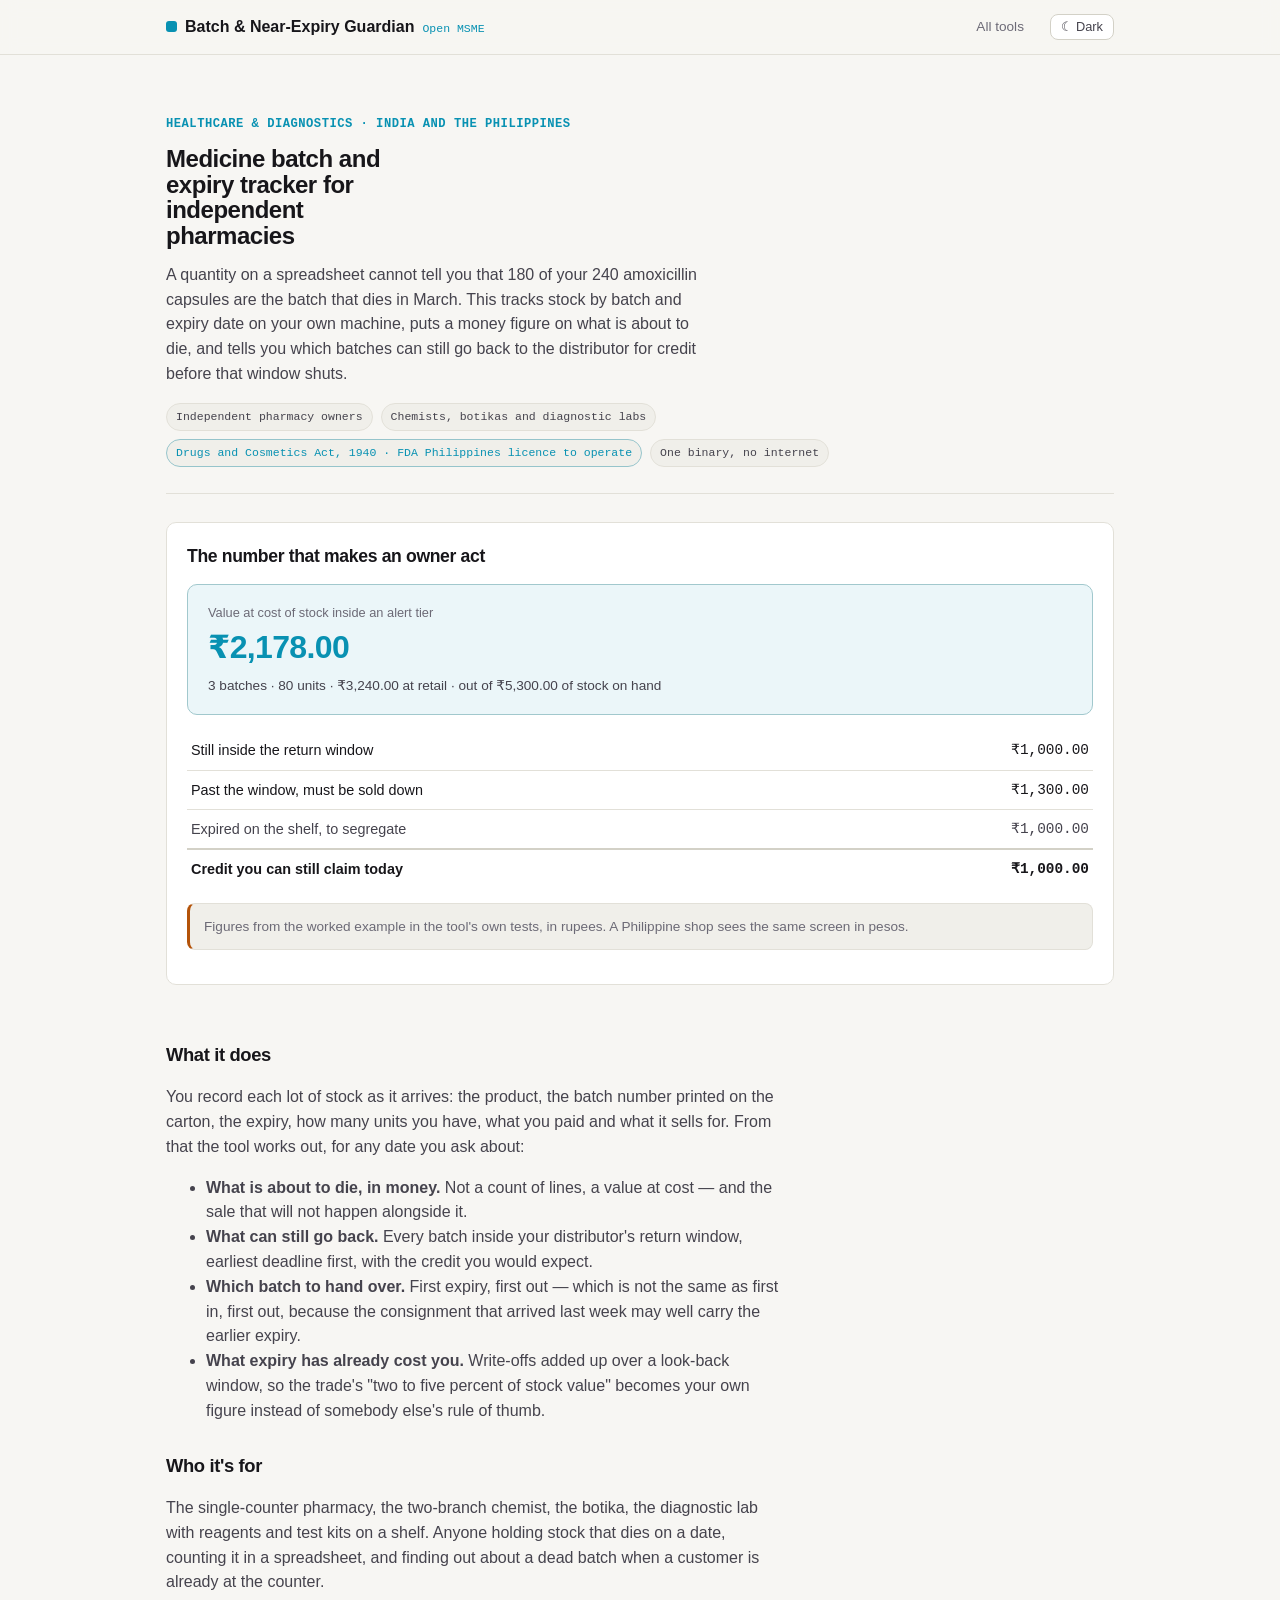
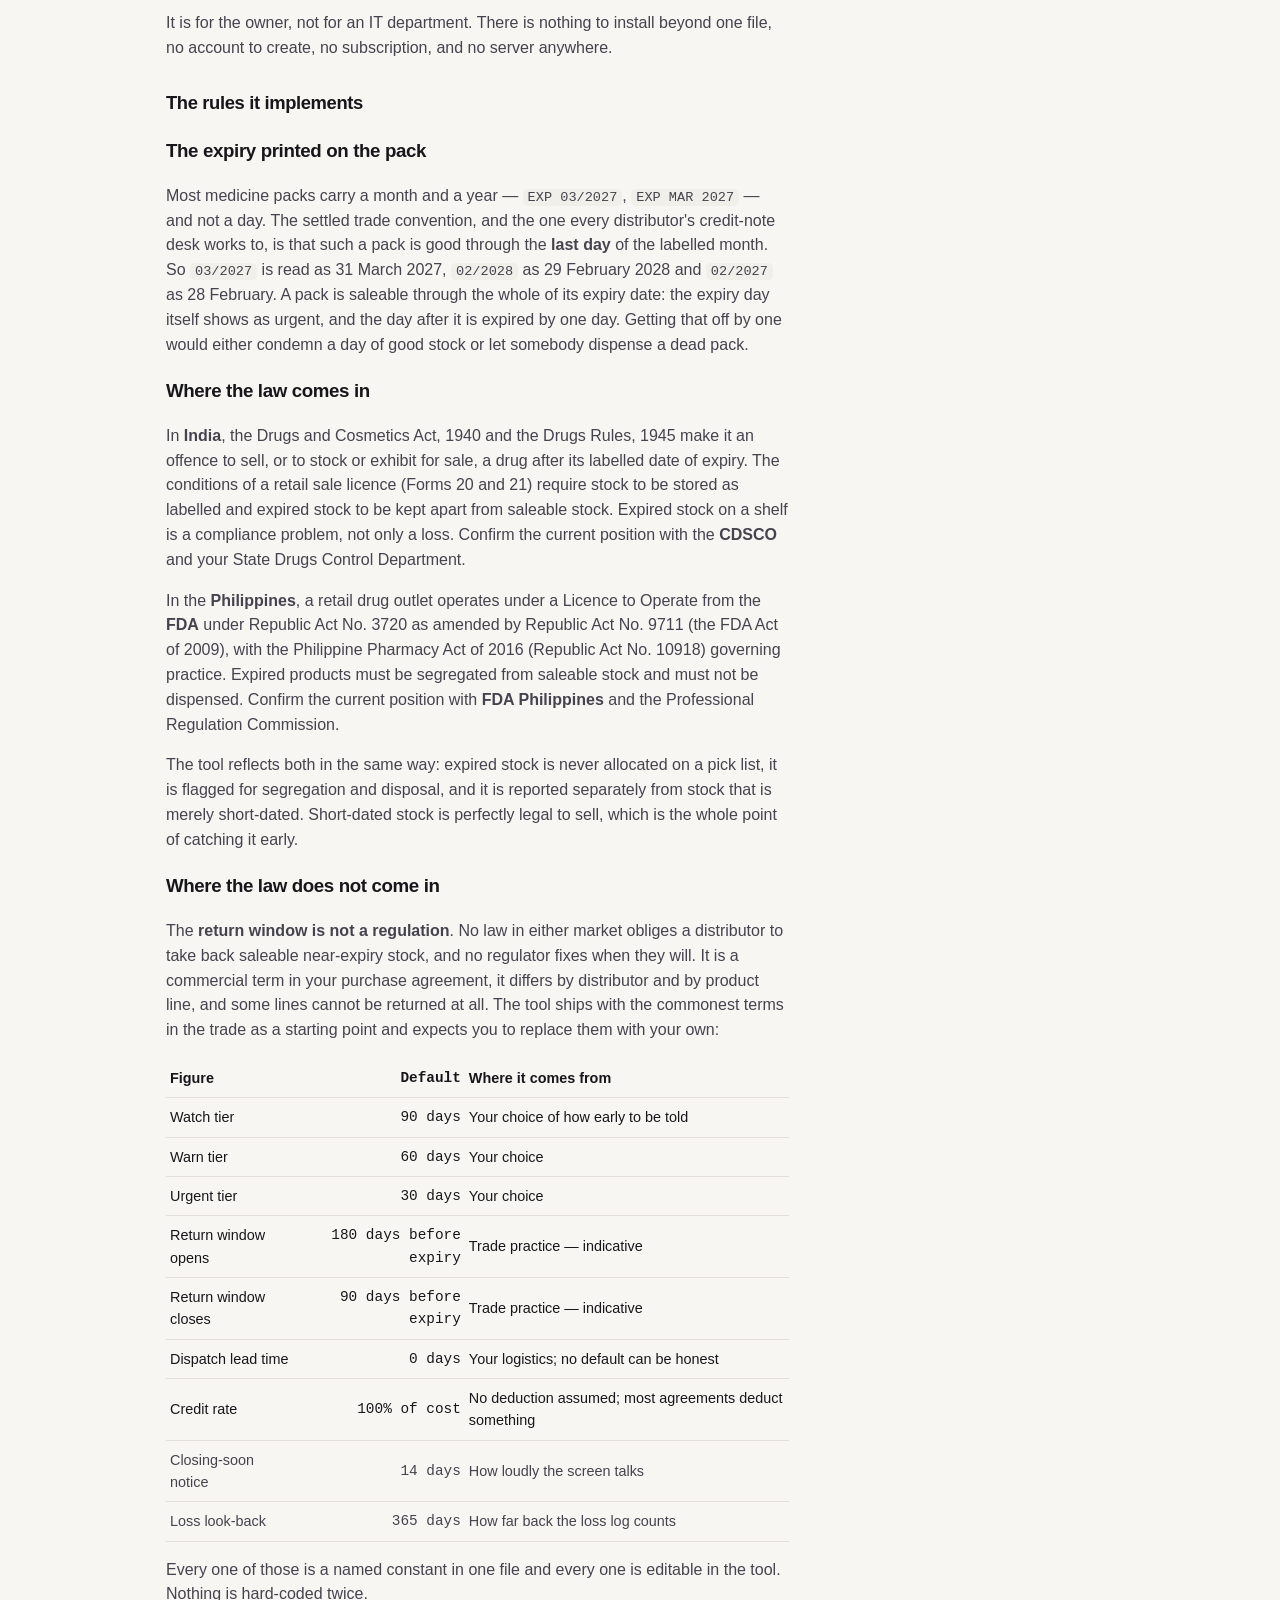
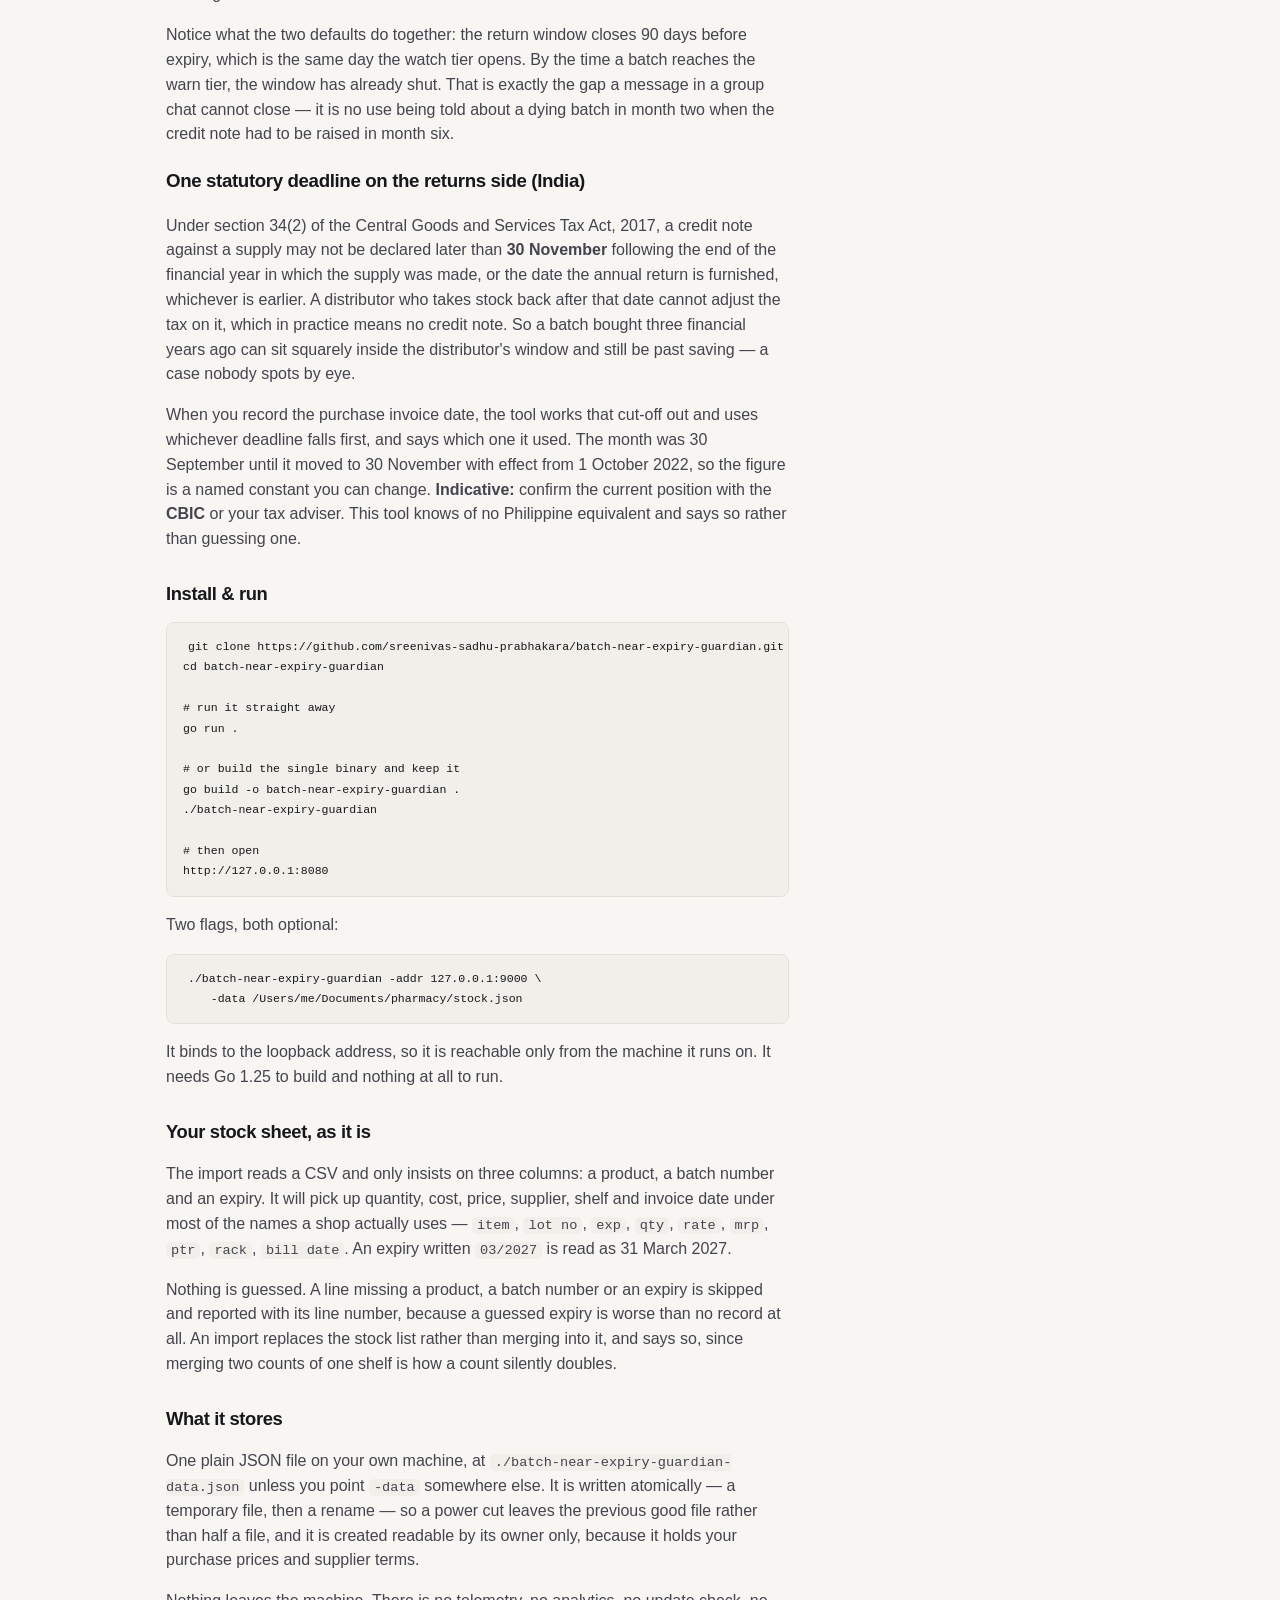
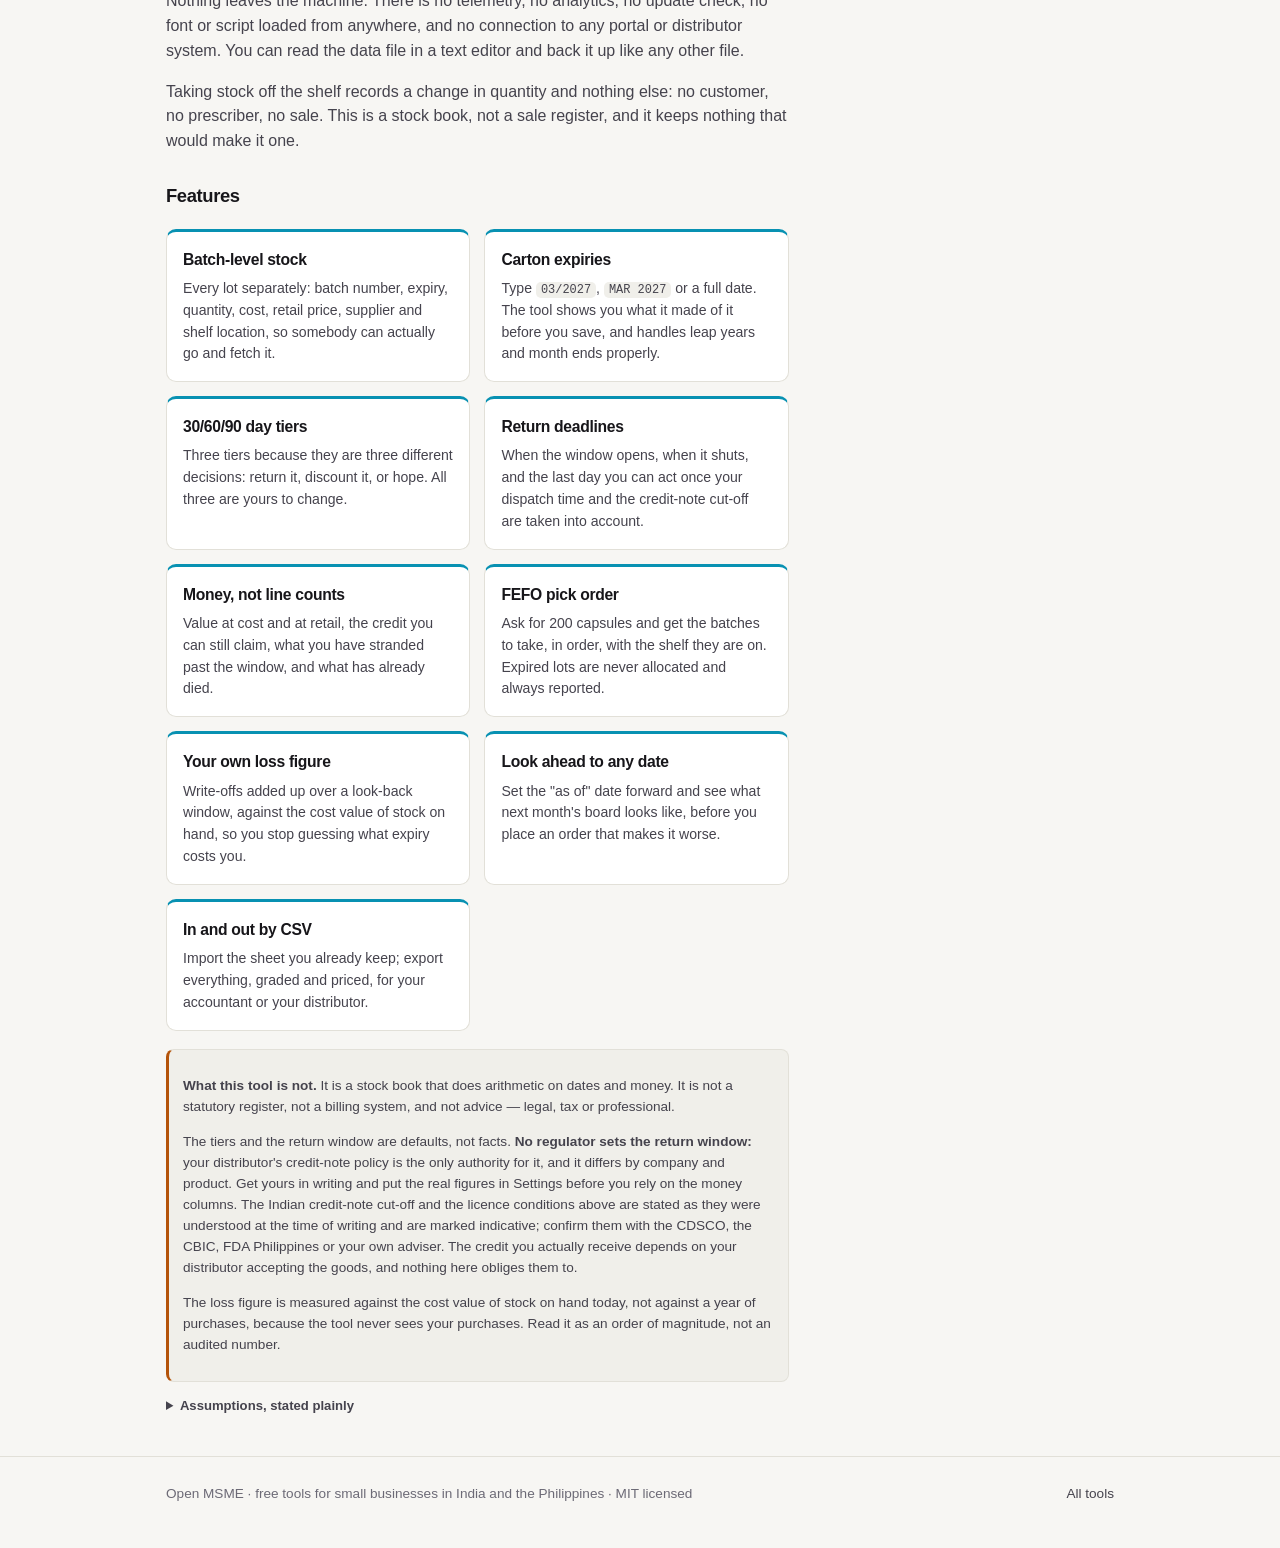
<file: docs/index.html>
<!DOCTYPE html>
<html lang="en">
<head>
<meta charset="utf-8">
<meta name="viewport" content="width=device-width, initial-scale=1">
<meta http-equiv="Content-Security-Policy" content="default-src 'self'; base-uri 'self'; img-src 'self' data:; style-src 'self'; script-src 'self'; font-src 'self'; form-action 'self'">
<meta name="description" content="A free, offline tool for independent pharmacies in India and the Philippines: track stock by batch and expiry date, see what the short-dated stock is worth, and catch the distributor's return window before it shuts.">
<title>Medicine batch and expiry tracker for independent pharmacies · Open MSME</title>
<link rel="icon" href="assets/favicon.svg" type="image/svg+xml">
<script src="assets/theme-init.js"></script>
<link rel="stylesheet" href="assets/style.css">
<link rel="stylesheet" href="assets/accent.css">
</head>
<body>

<header class="topbar">
  <div class="wrap">
    <span class="brand"><span class="dot"></span> Batch &amp; Near-Expiry Guardian <span class="tag">Open MSME</span></span>
    <span class="sp"></span>
    <a class="home" href="https://sreenivas-sadhu-prabhakara.github.io/openmsme/">All tools</a>
    <button class="themer" type="button" data-themer>Theme</button>
  </div>
</header>

<main class="wrap">

  <section class="hero">
    <p class="eyebrow">Healthcare &amp; diagnostics · India and the Philippines</p>
    <h1>Medicine batch and expiry tracker for independent pharmacies</h1>
    <p class="lede">A quantity on a spreadsheet cannot tell you that 180 of your 240 amoxicillin capsules are the batch that dies in March. This tracks stock by batch and expiry date on your own machine, puts a money figure on what is about to die, and tells you which batches can still go back to the distributor for credit before that window shuts.</p>
    <div class="who">
      <span class="pill">Independent pharmacy owners</span>
      <span class="pill">Chemists, botikas and diagnostic labs</span>
      <span class="pill reg">Drugs and Cosmetics Act, 1940 · FDA Philippines licence to operate</span>
      <span class="pill">One binary, no internet</span>
    </div>
  </section>

  <div class="cols">
    <section class="card">
      <h2>The number that makes an owner act</h2>
      <div class="result-primary">
        <div class="k">Value at cost of stock inside an alert tier</div>
        <div class="v">&#8377;2,178.00</div>
        <div class="sub">3 batches · 80 units · &#8377;3,240.00 at retail · out of &#8377;5,300.00 of stock on hand</div>
      </div>
      <table class="breakdown">
        <tbody>
          <tr><td>Still inside the return window</td><td class="num">&#8377;1,000.00</td></tr>
          <tr><td>Past the window, must be sold down</td><td class="num">&#8377;1,300.00</td></tr>
          <tr class="sub"><td>Expired on the shelf, to segregate</td><td class="num neg">&#8377;1,000.00</td></tr>
          <tr class="total"><td>Credit you can still claim today</td><td class="num">&#8377;1,000.00</td></tr>
        </tbody>
      </table>
      <p class="note">Figures from the worked example in the tool's own tests, in rupees. A Philippine shop sees the same screen in pesos.</p>
    </section>
  </div>

  <div class="prose">

    <h2>What it does</h2>
    <p>You record each lot of stock as it arrives: the product, the batch number printed on the carton, the expiry, how many units you have, what you paid and what it sells for. From that the tool works out, for any date you ask about:</p>
    <ul>
      <li><strong>What is about to die, in money.</strong> Not a count of lines, a value at cost — and the sale that will not happen alongside it.</li>
      <li><strong>What can still go back.</strong> Every batch inside your distributor's return window, earliest deadline first, with the credit you would expect.</li>
      <li><strong>Which batch to hand over.</strong> First expiry, first out — which is not the same as first in, first out, because the consignment that arrived last week may well carry the earlier expiry.</li>
      <li><strong>What expiry has already cost you.</strong> Write-offs added up over a look-back window, so the trade's "two to five percent of stock value" becomes your own figure instead of somebody else's rule of thumb.</li>
    </ul>

    <h2>Who it's for</h2>
    <p>The single-counter pharmacy, the two-branch chemist, the botika, the diagnostic lab with reagents and test kits on a shelf. Anyone holding stock that dies on a date, counting it in a spreadsheet, and finding out about a dead batch when a customer is already at the counter.</p>
    <p>It is for the owner, not for an IT department. There is nothing to install beyond one file, no account to create, no subscription, and no server anywhere.</p>

    <h2>The rules it implements</h2>

    <h3>The expiry printed on the pack</h3>
    <p>Most medicine packs carry a month and a year — <code>EXP 03/2027</code>, <code>EXP MAR 2027</code> — and not a day. The settled trade convention, and the one every distributor's credit-note desk works to, is that such a pack is good through the <strong>last day</strong> of the labelled month. So <code>03/2027</code> is read as 31 March 2027, <code>02/2028</code> as 29 February 2028 and <code>02/2027</code> as 28 February. A pack is saleable through the whole of its expiry date: the expiry day itself shows as urgent, and the day after it is expired by one day. Getting that off by one would either condemn a day of good stock or let somebody dispense a dead pack.</p>

    <h3>Where the law comes in</h3>
    <p>In <strong>India</strong>, the Drugs and Cosmetics Act, 1940 and the Drugs Rules, 1945 make it an offence to sell, or to stock or exhibit for sale, a drug after its labelled date of expiry. The conditions of a retail sale licence (Forms 20 and 21) require stock to be stored as labelled and expired stock to be kept apart from saleable stock. Expired stock on a shelf is a compliance problem, not only a loss. Confirm the current position with the <strong>CDSCO</strong> and your State Drugs Control Department.</p>
    <p>In the <strong>Philippines</strong>, a retail drug outlet operates under a Licence to Operate from the <strong>FDA</strong> under Republic Act No. 3720 as amended by Republic Act No. 9711 (the FDA Act of 2009), with the Philippine Pharmacy Act of 2016 (Republic Act No. 10918) governing practice. Expired products must be segregated from saleable stock and must not be dispensed. Confirm the current position with <strong>FDA Philippines</strong> and the Professional Regulation Commission.</p>
    <p>The tool reflects both in the same way: expired stock is never allocated on a pick list, it is flagged for segregation and disposal, and it is reported separately from stock that is merely short-dated. Short-dated stock is perfectly legal to sell, which is the whole point of catching it early.</p>

    <h3>Where the law does not come in</h3>
    <p>The <strong>return window is not a regulation</strong>. No law in either market obliges a distributor to take back saleable near-expiry stock, and no regulator fixes when they will. It is a commercial term in your purchase agreement, it differs by distributor and by product line, and some lines cannot be returned at all. The tool ships with the commonest terms in the trade as a starting point and expects you to replace them with your own:</p>
    <table class="breakdown">
      <thead><tr><th>Figure</th><th class="num">Default</th><th>Where it comes from</th></tr></thead>
      <tbody>
        <tr><td>Watch tier</td><td class="num">90 days</td><td>Your choice of how early to be told</td></tr>
        <tr><td>Warn tier</td><td class="num">60 days</td><td>Your choice</td></tr>
        <tr><td>Urgent tier</td><td class="num">30 days</td><td>Your choice</td></tr>
        <tr><td>Return window opens</td><td class="num">180 days before expiry</td><td>Trade practice — indicative</td></tr>
        <tr><td>Return window closes</td><td class="num">90 days before expiry</td><td>Trade practice — indicative</td></tr>
        <tr><td>Dispatch lead time</td><td class="num">0 days</td><td>Your logistics; no default can be honest</td></tr>
        <tr><td>Credit rate</td><td class="num">100% of cost</td><td>No deduction assumed; most agreements deduct something</td></tr>
        <tr class="sub"><td>Closing-soon notice</td><td class="num">14 days</td><td>How loudly the screen talks</td></tr>
        <tr class="sub"><td>Loss look-back</td><td class="num">365 days</td><td>How far back the loss log counts</td></tr>
      </tbody>
    </table>
    <p>Every one of those is a named constant in one file and every one is editable in the tool. Nothing is hard-coded twice.</p>
    <p>Notice what the two defaults do together: the return window closes 90 days before expiry, which is the same day the watch tier opens. By the time a batch reaches the warn tier, the window has already shut. That is exactly the gap a message in a group chat cannot close — it is no use being told about a dying batch in month two when the credit note had to be raised in month six.</p>

    <h3>One statutory deadline on the returns side (India)</h3>
    <p>Under section 34(2) of the Central Goods and Services Tax Act, 2017, a credit note against a supply may not be declared later than <strong>30 November</strong> following the end of the financial year in which the supply was made, or the date the annual return is furnished, whichever is earlier. A distributor who takes stock back after that date cannot adjust the tax on it, which in practice means no credit note. So a batch bought three financial years ago can sit squarely inside the distributor's window and still be past saving — a case nobody spots by eye.</p>
    <p>When you record the purchase invoice date, the tool works that cut-off out and uses whichever deadline falls first, and says which one it used. The month was 30 September until it moved to 30 November with effect from 1 October 2022, so the figure is a named constant you can change. <strong>Indicative:</strong> confirm the current position with the <strong>CBIC</strong> or your tax adviser. This tool knows of no Philippine equivalent and says so rather than guessing one.</p>

    <h2>Install &amp; run</h2>
    <pre><code>git clone https://github.com/sreenivas-sadhu-prabhakara/batch-near-expiry-guardian.git
cd batch-near-expiry-guardian

# run it straight away
go run .

# or build the single binary and keep it
go build -o batch-near-expiry-guardian .
./batch-near-expiry-guardian

# then open
http://127.0.0.1:8080</code></pre>
    <p>Two flags, both optional:</p>
    <pre><code>./batch-near-expiry-guardian -addr 127.0.0.1:9000 \
    -data /Users/me/Documents/pharmacy/stock.json</code></pre>
    <p>It binds to the loopback address, so it is reachable only from the machine it runs on. It needs Go 1.25 to build and nothing at all to run.</p>

    <h2>Your stock sheet, as it is</h2>
    <p>The import reads a CSV and only insists on three columns: a product, a batch number and an expiry. It will pick up quantity, cost, price, supplier, shelf and invoice date under most of the names a shop actually uses — <code>item</code>, <code>lot no</code>, <code>exp</code>, <code>qty</code>, <code>rate</code>, <code>mrp</code>, <code>ptr</code>, <code>rack</code>, <code>bill date</code>. An expiry written <code>03/2027</code> is read as 31 March 2027.</p>
    <p>Nothing is guessed. A line missing a product, a batch number or an expiry is skipped and reported with its line number, because a guessed expiry is worse than no record at all. An import replaces the stock list rather than merging into it, and says so, since merging two counts of one shelf is how a count silently doubles.</p>

    <h2>What it stores</h2>
    <p>One plain JSON file on your own machine, at <code>./batch-near-expiry-guardian-data.json</code> unless you point <code>-data</code> somewhere else. It is written atomically — a temporary file, then a rename — so a power cut leaves the previous good file rather than half a file, and it is created readable by its owner only, because it holds your purchase prices and supplier terms.</p>
    <p>Nothing leaves the machine. There is no telemetry, no analytics, no update check, no font or script loaded from anywhere, and no connection to any portal or distributor system. You can read the data file in a text editor and back it up like any other file.</p>
    <p>Taking stock off the shelf records a change in quantity and nothing else: no customer, no prescriber, no sale. This is a stock book, not a sale register, and it keeps nothing that would make it one.</p>

    <h2>Features</h2>
    <div class="featgrid">
      <div class="feat">
        <h3>Batch-level stock</h3>
        <p>Every lot separately: batch number, expiry, quantity, cost, retail price, supplier and shelf location, so somebody can actually go and fetch it.</p>
      </div>
      <div class="feat">
        <h3>Carton expiries</h3>
        <p>Type <code>03/2027</code>, <code>MAR 2027</code> or a full date. The tool shows you what it made of it before you save, and handles leap years and month ends properly.</p>
      </div>
      <div class="feat">
        <h3>30/60/90 day tiers</h3>
        <p>Three tiers because they are three different decisions: return it, discount it, or hope. All three are yours to change.</p>
      </div>
      <div class="feat">
        <h3>Return deadlines</h3>
        <p>When the window opens, when it shuts, and the last day you can act once your dispatch time and the credit-note cut-off are taken into account.</p>
      </div>
      <div class="feat">
        <h3>Money, not line counts</h3>
        <p>Value at cost and at retail, the credit you can still claim, what you have stranded past the window, and what has already died.</p>
      </div>
      <div class="feat">
        <h3>FEFO pick order</h3>
        <p>Ask for 200 capsules and get the batches to take, in order, with the shelf they are on. Expired lots are never allocated and always reported.</p>
      </div>
      <div class="feat">
        <h3>Your own loss figure</h3>
        <p>Write-offs added up over a look-back window, against the cost value of stock on hand, so you stop guessing what expiry costs you.</p>
      </div>
      <div class="feat">
        <h3>Look ahead to any date</h3>
        <p>Set the "as of" date forward and see what next month's board looks like, before you place an order that makes it worse.</p>
      </div>
      <div class="feat">
        <h3>In and out by CSV</h3>
        <p>Import the sheet you already keep; export everything, graded and priced, for your accountant or your distributor.</p>
      </div>
    </div>

    <div class="note">
      <p><strong>What this tool is not.</strong> It is a stock book that does arithmetic on dates and money. It is not a statutory register, not a billing system, and not advice — legal, tax or professional.</p>
      <p>The tiers and the return window are defaults, not facts. <strong>No regulator sets the return window:</strong> your distributor's credit-note policy is the only authority for it, and it differs by company and product. Get yours in writing and put the real figures in Settings before you rely on the money columns. The Indian credit-note cut-off and the licence conditions above are stated as they were understood at the time of writing and are marked indicative; confirm them with the CDSCO, the CBIC, FDA Philippines or your own adviser. The credit you actually receive depends on your distributor accepting the goods, and nothing here obliges them to.</p>
      <p>The loss figure is measured against the cost value of stock on hand today, not against a year of purchases, because the tool never sees your purchases. Read it as an order of magnitude, not an audited number.</p>
    </div>

    <details class="assumptions">
      <summary>Assumptions, stated plainly</summary>
      <ul>
        <li>A pack labelled with only a month and year is good through the last day of that month, and is saleable through the whole of its expiry date.</li>
        <li>Alert tiers default to 90, 60 and 30 days before expiry; all three are editable.</li>
        <li>The distributor's return window defaults to opening 180 days before expiry and closing 90 days before, with no dispatch lead time and credit at 100% of what you paid. Every one of those four is indicative and editable.</li>
        <li>The Indian credit-note cut-off is 30 November following the 31 March financial year end of the purchase, applied only when you record a purchase invoice date and only for the Indian market.</li>
        <li>Money is held in whole paise or centavos, never as a decimal fraction, so a hundred batches add up to the paisa. A percentage of an amount rounds half away from zero, as it would on paper.</li>
        <li>Quantity is a whole number of whatever unit you count in — strips, bottles, boxes. The tool does not convert between units.</li>
        <li>The loss look-back is 365 days and includes both its first and its last day.</li>
      </ul>
    </details>

  </div>
</main>

<footer class="foot">
  <div class="wrap">
    <span>Open MSME &middot; free tools for small businesses in India and the Philippines &middot; MIT licensed</span>
    <span><a href="https://sreenivas-sadhu-prabhakara.github.io/openmsme/">All tools</a></span>
  </div>
</footer>

<script src="assets/ui.js"></script>
</body>
</html>
</file>
<file: docs/assets/style.css>
/* Open MSME tool kit — shared design system for single-tool apps. No deps. Light + dark. */

:root {
  color-scheme: light dark;
  --bg:#f7f6f3; --surface:#fff; --surface-2:#f0efea; --ink:#17161a; --ink-2:#45434d; --ink-3:#6c6a76;
  --line:#e2e0d8; --line-2:#d3d1c7; --accent:#1f3a8a; --accent-ink:#fff; --ok:#15803d; --warn:#b45309; --bad:#b91c1c;
  --mono: ui-monospace,"SF Mono","SFMono-Regular",Menlo,Consolas,monospace;
  --sans: -apple-system,BlinkMacSystemFont,"Segoe UI",Roboto,Helvetica,Arial,system-ui,sans-serif;
  --maxw:980px; --radius:10px; --shadow:0 1px 2px rgba(20,18,26,.05),0 6px 20px rgba(20,18,26,.05);
  --tool:#1f3a8a; /* per-tool accent, override in page */
}
@media (prefers-color-scheme: dark){ :root:not([data-theme="light"]){
  --bg:#121116; --surface:#1a191f; --surface-2:#222027; --ink:#f3f1ef; --ink-2:#c3c0cb; --ink-3:#918e9c;
  --line:#2c2a33; --line-2:#39363f; --accent:#93b0ff; --accent-ink:#10131f; --ok:#57c98a; --warn:#f0a35a; --bad:#f28b82;
  --shadow:0 1px 2px rgba(0,0,0,.3),0 8px 28px rgba(0,0,0,.35);
}}
:root[data-theme="dark"]{
  --bg:#121116; --surface:#1a191f; --surface-2:#222027; --ink:#f3f1ef; --ink-2:#c3c0cb; --ink-3:#918e9c;
  --line:#2c2a33; --line-2:#39363f; --accent:#93b0ff; --accent-ink:#10131f; --ok:#57c98a; --warn:#f0a35a; --bad:#f28b82;
  --shadow:0 1px 2px rgba(0,0,0,.3),0 8px 28px rgba(0,0,0,.35);
}

* { box-sizing:border-box; }
html { -webkit-text-size-adjust:100%; }
body { margin:0; background:var(--bg); color:var(--ink); font-family:var(--sans); font-size:16px; line-height:1.55; -webkit-font-smoothing:antialiased; }
.wrap { max-width:var(--maxw); margin:0 auto; padding:0 16px; }
a { color:var(--accent); text-decoration:none; }
a:hover { text-decoration:underline; text-underline-offset:3px; }
h1,h2,h3 { letter-spacing:-.02em; }

/* top bar */
.topbar { position:sticky; top:0; z-index:20; background:color-mix(in srgb,var(--bg) 86%,transparent); backdrop-filter:saturate(140%) blur(8px); border-bottom:1px solid var(--line); }
.topbar .wrap { display:flex; align-items:center; gap:14px; height:54px; }
.brand { display:flex; align-items:baseline; gap:8px; font-weight:700; }
.brand .dot { width:11px; height:11px; border-radius:3px; background:var(--tool); display:inline-block; }
.brand .tag { font-family:var(--mono); font-size:.72rem; color:var(--ink-3); font-weight:500; }
.topbar .sp { margin-left:auto; }
.topbar a.home { font-size:.85rem; color:var(--ink-3); }
.topbar a.home:hover { color:var(--ink); }
.themer { font:inherit; font-size:.8rem; cursor:pointer; border:1px solid var(--line-2); background:var(--surface); color:var(--ink-2); border-radius:8px; padding:6px 10px; line-height:1; margin-left:12px; }
.themer:hover { color:var(--ink); border-color:var(--ink-3); }

/* hero / explainer */
.hero { padding:48px 0 26px; border-bottom:1px solid var(--line); }
.hero .eyebrow { font-family:var(--mono); font-size:.76rem; font-weight:600; letter-spacing:.04em; color:var(--tool); text-transform:uppercase; }
.hero h1 { margin:10px 0 14px; font-size:clamp(1.8rem,1.2rem+2.6vw,2.7rem); line-height:1.07; font-weight:800; max-width:20ch; }
.hero .lede { margin:0; font-size:clamp(1rem,.95rem+.4vw,1.15rem); color:var(--ink-2); max-width:62ch; }
.hero .who { margin-top:16px; display:flex; gap:8px; flex-wrap:wrap; }
.pill { font-family:var(--mono); font-size:.72rem; padding:4px 9px; border-radius:999px; background:var(--surface-2); color:var(--ink-2); border:1px solid var(--line); }
.pill.reg { color:var(--tool); border-color:color-mix(in srgb,var(--tool) 35%,var(--line)); }

/* layout */
.cols { display:grid; grid-template-columns:1fr; gap:22px; padding:28px 0; }
@media (min-width:860px){ .cols.calc { grid-template-columns:1.1fr .9fr; align-items:start; } }

section.card { background:var(--surface); border:1px solid var(--line); border-radius:var(--radius); padding:20px; }
section.card h2 { margin:0 0 14px; font-size:1.1rem; }
.sticky { position:sticky; top:70px; }

/* form */
.field { margin:0 0 14px; }
.field > label { display:block; font-size:.85rem; font-weight:600; color:var(--ink-2); margin-bottom:5px; }
.field .hint { font-weight:400; color:var(--ink-3); font-size:.78rem; }
.inp { position:relative; display:flex; align-items:center; }
.inp .pre, .inp .suf { position:absolute; font-family:var(--mono); font-size:.82rem; color:var(--ink-3); pointer-events:none; }
.inp .pre { left:12px; } .inp .suf { right:12px; }
input[type=number], input[type=text], select {
  width:100%; font:inherit; font-size:.95rem; padding:11px 13px; border-radius:9px;
  border:1px solid var(--line-2); background:var(--surface); color:var(--ink); appearance:none;
}
.inp.has-pre input { padding-left:28px; } .inp.has-suf input { padding-right:40px; }
input:focus, select:focus { outline:2px solid var(--tool); outline-offset:1px; border-color:var(--tool); }
.row2 { display:grid; grid-template-columns:1fr 1fr; gap:12px; }
.seg { display:flex; gap:6px; flex-wrap:wrap; }
.seg button { font:inherit; font-size:.82rem; cursor:pointer; padding:8px 12px; border-radius:8px; border:1px solid var(--line-2); background:var(--surface); color:var(--ink-2); }
.seg button[aria-pressed=true] { background:var(--tool); color:#fff; border-color:var(--tool); }

/* results */
.result-primary { background:color-mix(in srgb,var(--tool) 8%,var(--surface)); border:1px solid color-mix(in srgb,var(--tool) 30%,var(--line)); border-radius:var(--radius); padding:18px 20px; margin-bottom:16px; }
.result-primary .k { font-size:.8rem; color:var(--ink-3); }
.result-primary .v { font-size:2rem; font-weight:800; letter-spacing:-.02em; font-variant-numeric:tabular-nums; color:var(--tool); }
.result-primary .sub { font-size:.85rem; color:var(--ink-2); margin-top:3px; }
.breakdown { width:100%; border-collapse:collapse; font-size:.9rem; }
.breakdown th, .breakdown td { text-align:left; padding:8px 4px; border-bottom:1px solid var(--line); }
.breakdown td.num, .breakdown th.num { text-align:right; font-family:var(--mono); font-variant-numeric:tabular-nums; }
.breakdown tr.total td { font-weight:700; border-top:2px solid var(--line-2); border-bottom:none; }
.breakdown tr.sub td { color:var(--ink-2); }
.breakdown .neg { color:var(--bad); }

.btnrow { display:flex; gap:10px; flex-wrap:wrap; margin-top:16px; }
.btn { font:inherit; font-size:.9rem; font-weight:600; cursor:pointer; padding:10px 16px; border-radius:9px; border:1px solid transparent; }
.btn.primary { background:var(--tool); color:#fff; }
.btn.ghost { background:var(--surface); border-color:var(--line-2); color:var(--ink); }
.btn:hover { filter:brightness(1.05); }

/* prose / notes */
.prose { max-width:70ch; }
.prose h2 { font-size:1.15rem; margin:28px 0 8px; }
.prose p, .prose li { color:var(--ink-2); }
.prose code { font-family:var(--mono); font-size:.85em; background:var(--surface-2); padding:1px 5px; border-radius:5px; }
.note { font-size:.85rem; color:var(--ink-3); background:var(--surface-2); border:1px solid var(--line); border-left:3px solid var(--warn); border-radius:8px; padding:12px 14px; margin:14px 0; }
.assumptions { font-size:.82rem; color:var(--ink-3); }
.assumptions summary { cursor:pointer; color:var(--ink-2); font-weight:600; }

/* footer */
.foot { border-top:1px solid var(--line); margin-top:40px; padding:26px 0 44px; color:var(--ink-3); font-size:.85rem; }
.foot .wrap { display:flex; gap:14px; flex-wrap:wrap; justify-content:space-between; }
.foot a { color:var(--ink-2); }

@media (prefers-reduced-motion: reduce){ * { transition:none !important; } }
@media print { .topbar,.themer,.btnrow,.foot,.hero .who { display:none; } body { background:#fff; } section.card { border:none; padding:0; } }

/* ---- docs/explainer pages (for binary tools that aren't web apps) ---- */
pre { background:var(--surface-2); border:1px solid var(--line); border-radius:8px; padding:14px 16px; overflow-x:auto; font-family:var(--mono); font-size:.85rem; line-height:1.5; color:var(--ink); }
pre code { background:none; padding:0; font-size:inherit; }
.featgrid { display:grid; grid-template-columns:repeat(auto-fill,minmax(240px,1fr)); gap:14px; margin:18px 0; }
.feat { background:var(--surface); border:1px solid var(--line); border-radius:var(--radius); padding:16px; border-top:3px solid var(--tool); }
.feat h3 { margin:0 0 6px; font-size:.98rem; }
.feat p { margin:0; font-size:.88rem; color:var(--ink-2); }
.steps { counter-reset:s; list-style:none; padding:0; }
.steps li { counter-increment:s; position:relative; padding-left:34px; margin:12px 0; color:var(--ink-2); }
.steps li::before { content:counter(s); position:absolute; left:0; top:1px; width:23px; height:23px; border-radius:6px; background:var(--tool); color:#fff; font-size:.78rem; font-weight:700; display:flex; align-items:center; justify-content:center; font-family:var(--mono); }

/* Grid/flex children default to min-width:auto, so a long unbroken string (a clone
   URL in a <pre>) sizes the track to its min-content and forces page-wide horizontal
   scroll. Let children shrink and keep the scrolling inside the pre where it belongs. */
.cols > *, .featgrid > *, .ideas > * { min-width: 0; }
pre { max-width: 100%; }

/* Small coloured text needs a lighter accent in dark mode: the sector hues are
   mid-tone and fall below AA contrast on a dark surface. Backgrounds/borders keep
   the true accent; only small text uses the lightened derivative. */
:root { --tool-text: var(--tool); }
@media (prefers-color-scheme: dark){ :root:not([data-theme="light"]){ --tool-text: color-mix(in srgb, var(--tool) 50%, white); } }
:root[data-theme="dark"]{ --tool-text: color-mix(in srgb, var(--tool) 50%, white); }
.hero .eyebrow { color: var(--tool-text); }
.pill.reg { color: var(--tool-text); }
.result-primary .v { color: var(--tool-text); }
.wave-card .repo, .brand .tag { color: var(--tool-text); }
</file>
<file: docs/assets/accent.css>
:root{--tool:#0891b2}
</file>
